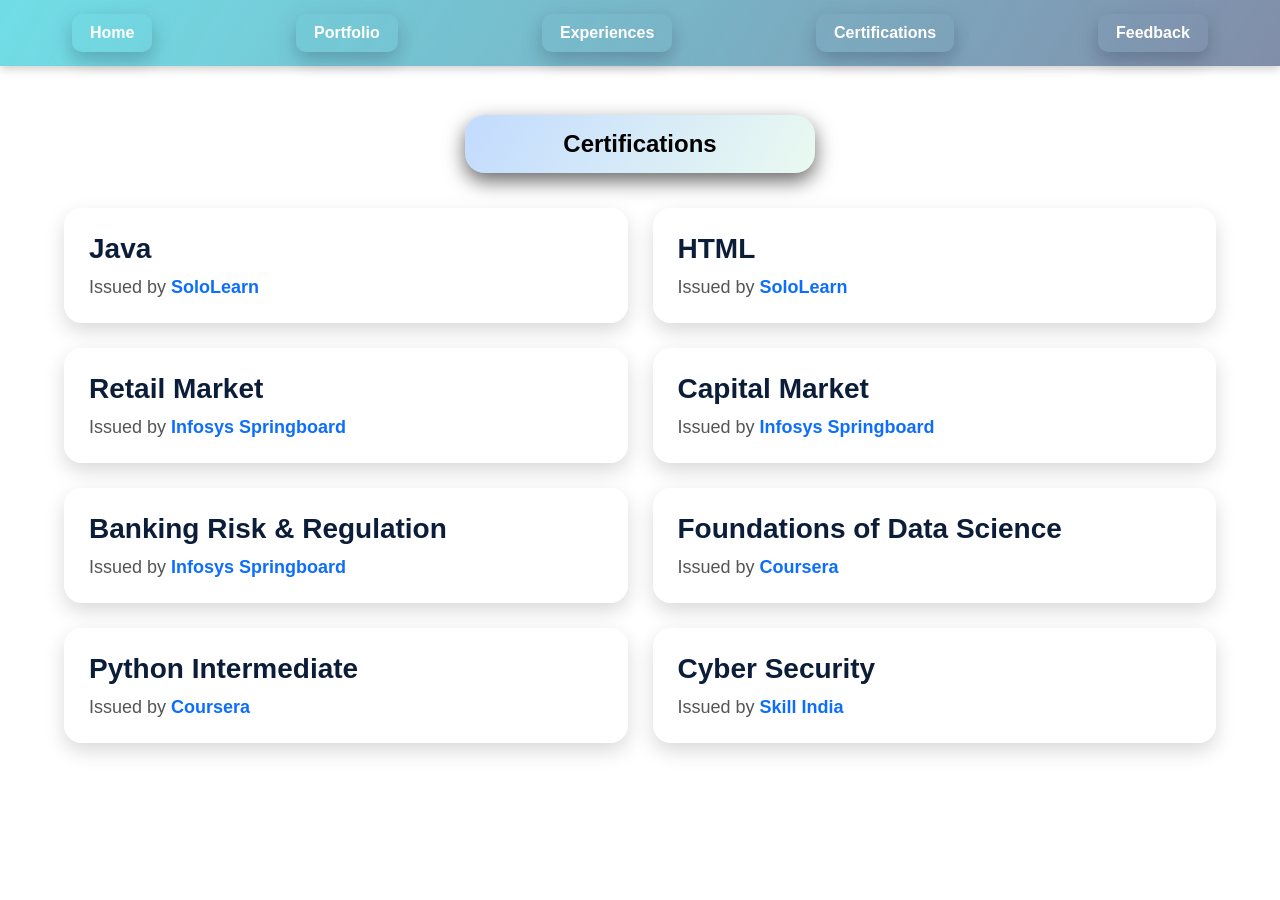
<file: cert.html>
<!DOCTYPE html>
<html lang="en">
<head>
    <meta charset="UTF-8">
    <meta name="viewport" content="width=device-width, initial-scale=1.0">
    <title>Experiences</title>
    <link rel="stylesheet" href="styles.css">
    <style>
        /* Keep content from going under the fixed navbar */
        body {
            padding-top: 90px;
            margin: 0;
        }

    </style>
</head>
<body>

<nav id="navbar">
    <a href="index.html">Home</a>
    <a href="projects.html">Portfolio</a>
    <a href="experiences.html">Experiences</a>
     <a href="cert.html">Certifications</a>
    <a href="feedback.html">Feedback</a>
</nav>


        <section class="certifications">

    <h1 class="cert-heading">Certifications</h1>

    <div class="cert-container">

        <div class="cert-card">
            <h2>Java</h2>
            <p>Issued by <strong>SoloLearn</strong></p>
        </div>

        <div class="cert-card">
            <h2>HTML</h2>
            <p>Issued by <strong>SoloLearn</strong></p>
        </div>

        <div class="cert-card">
            <h2>Retail Market</h2>
            <p>Issued by <strong>Infosys Springboard</strong></p>
        </div>

        <div class="cert-card">
            <h2>Capital Market</h2>
            <p>Issued by <strong>Infosys Springboard</strong></p>
        </div>

        <div class="cert-card">
            <h2>Banking Risk & Regulation</h2>
            <p>Issued by <strong>Infosys Springboard</strong></p>
        </div>

        <div class="cert-card">
            <h2>Foundations of Data Science</h2>
            <p>Issued by <strong>Coursera</strong></p>
        </div>

        <div class="cert-card">
            <h2>Python Intermediate</h2>
            <p>Issued by <strong>Coursera</strong></p>
        </div>

        <div class="cert-card">
            <h2>Cyber Security</h2>
            <p>Issued by <strong>Skill India</strong></p>
        </div>

    </div>

</section>

</body>
</html>
</file>
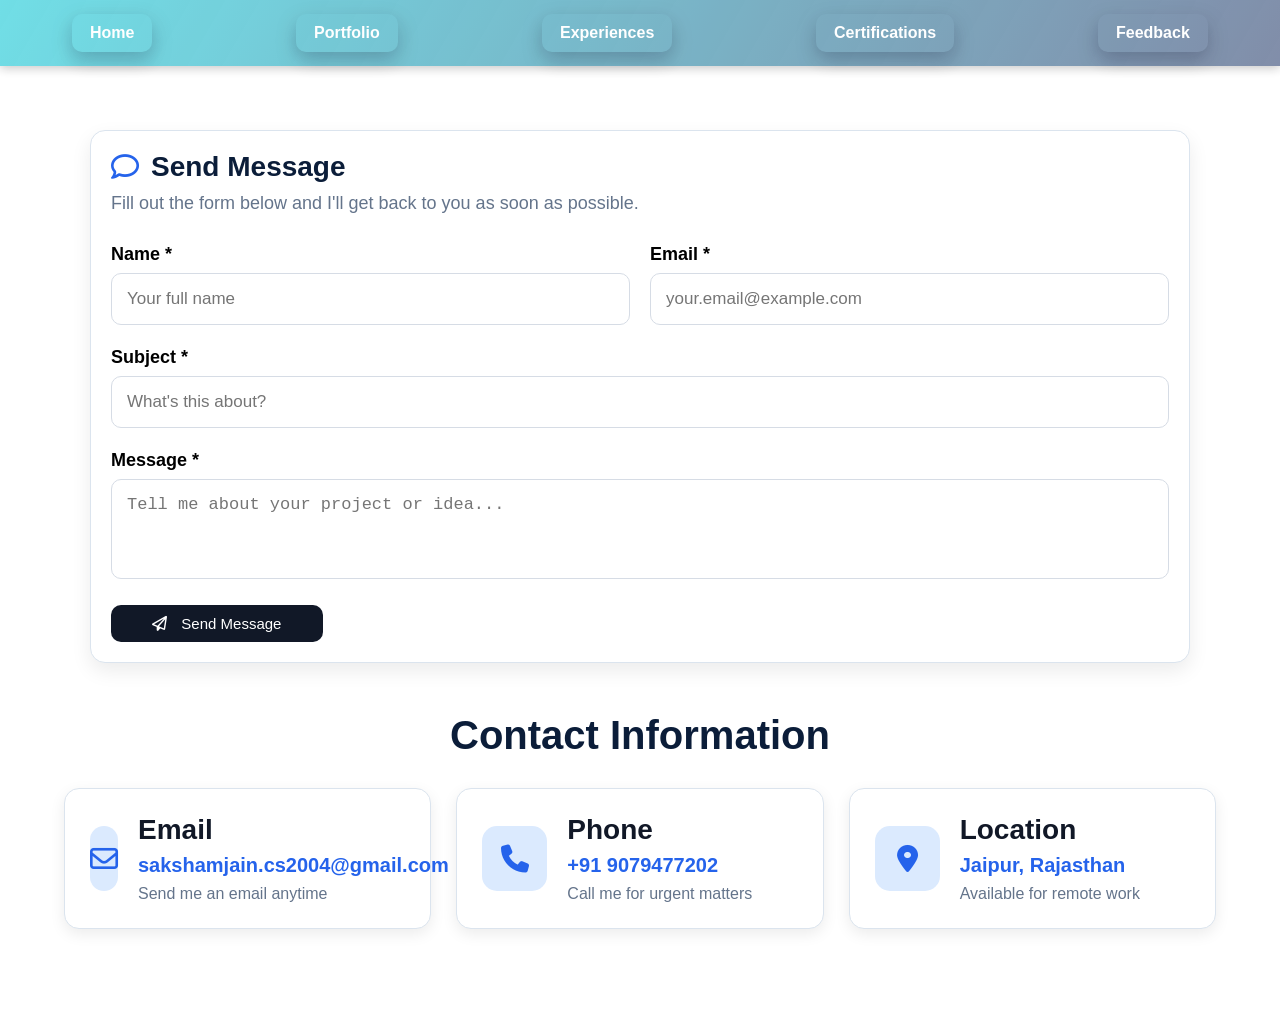
<file: contact.html>
<!DOCTYPE html>
<html lang="en">
<head>
    <meta charset="UTF-8">
    <meta name="viewport" content="width=device-width, initial-scale=1.0">
    <title>contact details</title>
    <link rel="stylesheet" href="styles.css">
    <link rel="stylesheet" href="https://cdnjs.cloudflare.com/ajax/libs/font-awesome/6.7.2/css/all.min.css">
    <style>
        body{
            padding-top: 90px;
        }
    </style>
</head>
<body>

   <nav id="navbar">
        <a href="index.html">Home</a>
        <a href="projects.html">Portfolio</a>
        <a href="experiences.html">Experiences</a>
        <a href="cert.html">Certifications</a>
        <a href="feedback.html">Feedback</a>
    </nav>

<section class="contact">

<div class="contact-form">

    <h2><i class="fa-regular fa-comment"></i>Send Message</h2>

    <p class="form-text">
        Fill out the form below and I'll get back to you as soon as possible.
    </p>

    <form>

        <div class="row">

            <div class="input-box">
                <label>Name *</label>
                <input type="text" placeholder="Your full name">
            </div>

            <div class="input-box">
                <label>Email *</label>
                <input type="email" placeholder="your.email@example.com">
            </div>

        </div>

        <div class="input-box">
            <label>Subject *</label>
            <input type="text" placeholder="What's this about?">
        </div>

        <div class="input-box">
            <label>Message *</label>
            <textarea placeholder="Tell me about your project or idea..."></textarea>
        </div>

        <button type="submit">
            <i class="fa-regular fa-paper-plane"></i>
            Send Message
        </button>

    </form>

</div>

</section>


<section class="contact-info-section">

    <h2 class="contact-heading">Contact Information</h2>

    <div class="contact-cards">

        <!-- Email -->
        <div class="info-card">

            <div class="icon-box">
                <i class="fa-regular fa-envelope"></i>
            </div>

            <div class="info-text">
                <h3>Email</h3>
                <h4>sakshamjain.cs2004@gmail.com</h4>
                <p>Send me an email anytime</p>
            </div>

        </div>

        <!-- Phone -->
        <div class="info-card">

            <div class="icon-box">
                <i class="fa-solid fa-phone"></i>
            </div>

            <div class="info-text">
                <h3>Phone</h3>
                <h4>+91 9079477202</h4>
                <p>Call me for urgent matters</p>
            </div>

        </div>

        <!-- Location -->
        <div class="info-card">

            <div class="icon-box">
                <i class="fa-solid fa-location-dot"></i>
            </div>

            <div class="info-text">
                <h3>Location</h3>
                <h4>Jaipur, Rajasthan</h4>
                <p>Available for remote work</p>
            </div>

        </div>

    </div>

</section>

</body>
</html>
   
</body>
</html>
</file>
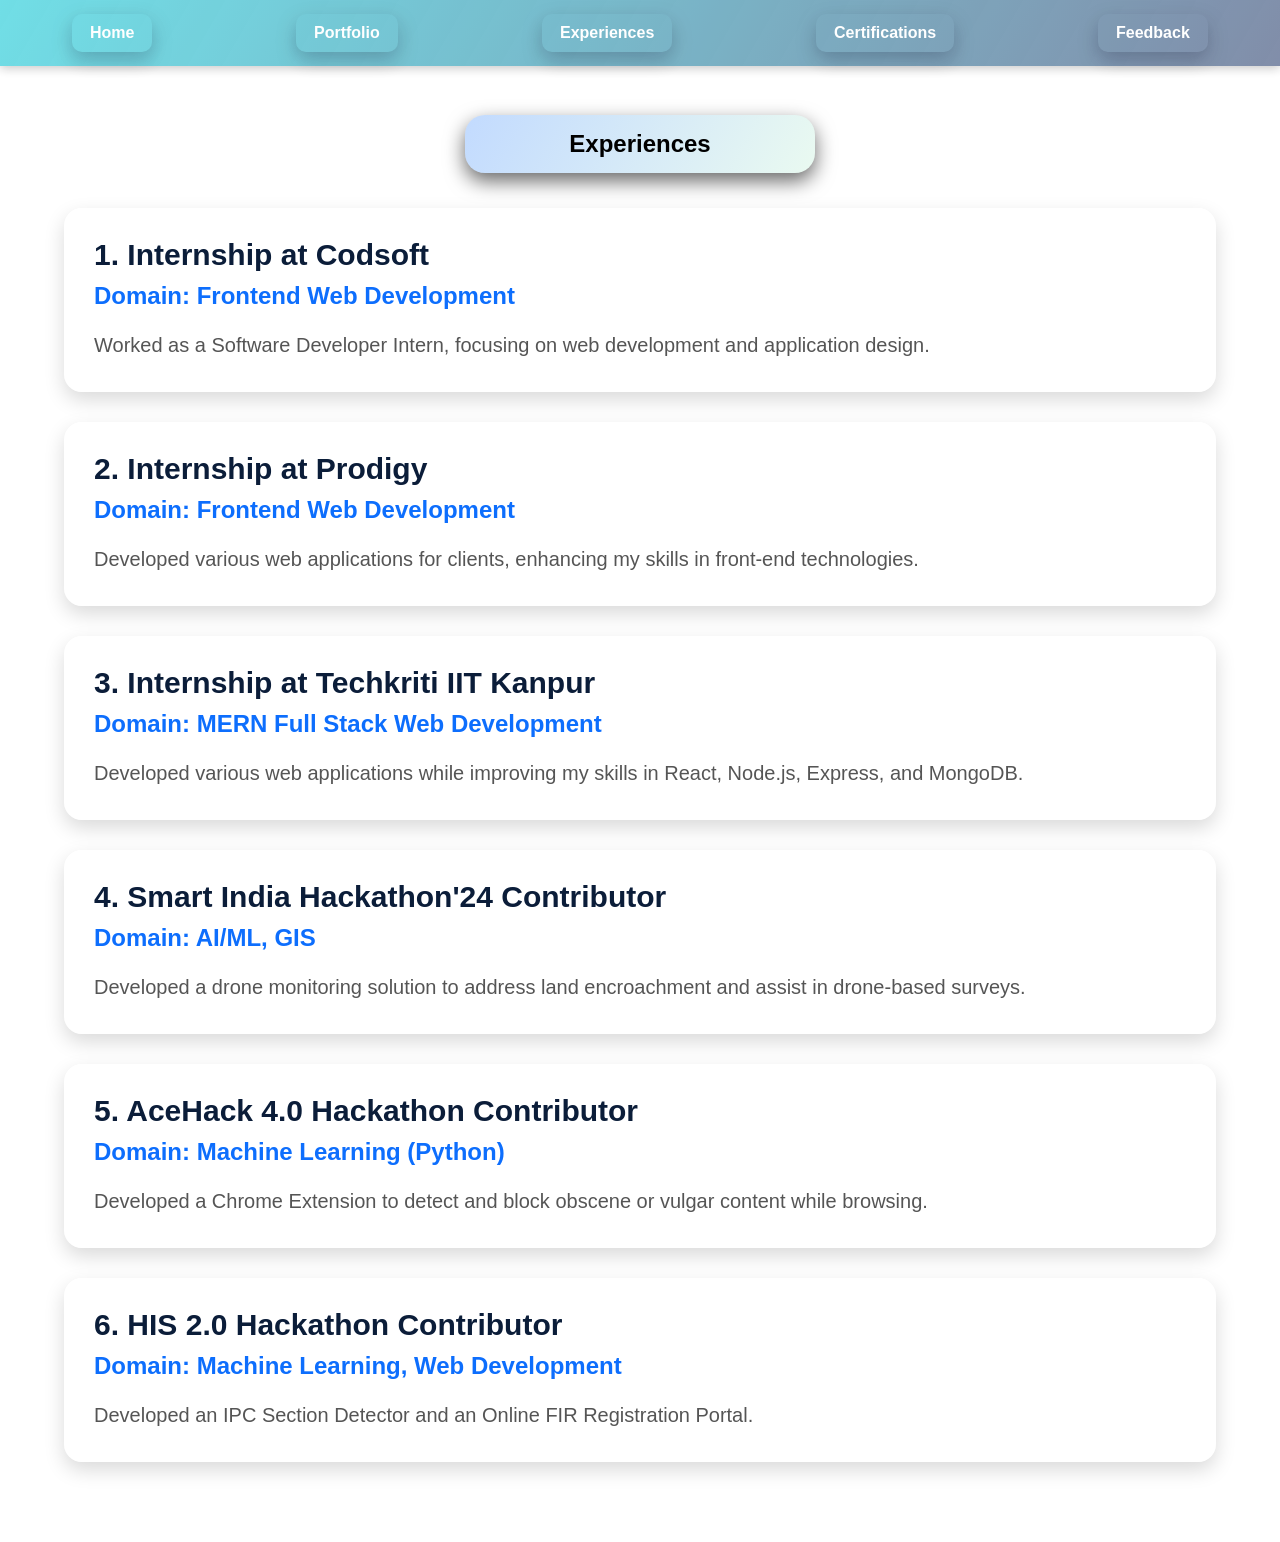
<file: experiences.html>
<!DOCTYPE html>
<html lang="en">
<head>
    <meta charset="UTF-8">
    <meta name="viewport" content="width=device-width, initial-scale=1.0">
    <title>Experiences</title>
    <link rel="stylesheet" href="styles.css">
    <style>
        /* Keep content from going under the fixed navbar */
        body {
            padding-top: 90px;
            margin: 0;
        }

    </style>
</head>
<body>

<nav id="navbar">
    <a href="index.html">Home</a>
    <a href="projects.html">Portfolio</a>
    <a href="experiences.html">Experiences</a>
    <a href="cert.html">Certifications</a>
    <a href="feedback.html">Feedback</a>
</nav>

<section class="experience">

<div class="experience1">
    <h1>Experiences</h1>
</div>

    

    <div class="exp-card">
        <h2>1. Internship at Codsoft</h2>
        <h3>Domain: Frontend Web Development</h3>

        <p>
            Worked as a Software Developer Intern, focusing on web development
            and application design.
        </p>
    </div>

    <div class="exp-card">
        <h2>2. Internship at Prodigy</h2>
        <h3>Domain: Frontend Web Development</h3>

        <p>
            Developed various web applications for clients, enhancing my skills
            in front-end technologies.
        </p>
    </div>

    <div class="exp-card">
        <h2>3. Internship at Techkriti IIT Kanpur</h2>
        <h3>Domain: MERN Full Stack Web Development</h3>

        <p>
            Developed various web applications while improving my skills in
            React, Node.js, Express, and MongoDB.
        </p>
    </div>

    <div class="exp-card">
        <h2>4. Smart India Hackathon'24 Contributor</h2>
        <h3>Domain: AI/ML, GIS</h3>

        <p>
            Developed a drone monitoring solution to address land encroachment
            and assist in drone-based surveys.
        </p>
    </div>

    <div class="exp-card">
        <h2>5. AceHack 4.0 Hackathon Contributor</h2>
        <h3>Domain: Machine Learning (Python)</h3>

        <p>
            Developed a Chrome Extension to detect and block obscene or vulgar
            content while browsing.
        </p>
    </div>

    <div class="exp-card">
        <h2>6. HIS 2.0 Hackathon Contributor</h2>
        <h3>Domain: Machine Learning, Web Development</h3>

        <p>
            Developed an IPC Section Detector and an Online FIR Registration
            Portal.
        </p>
    </div>

</section>

</body>
</html>
</file>
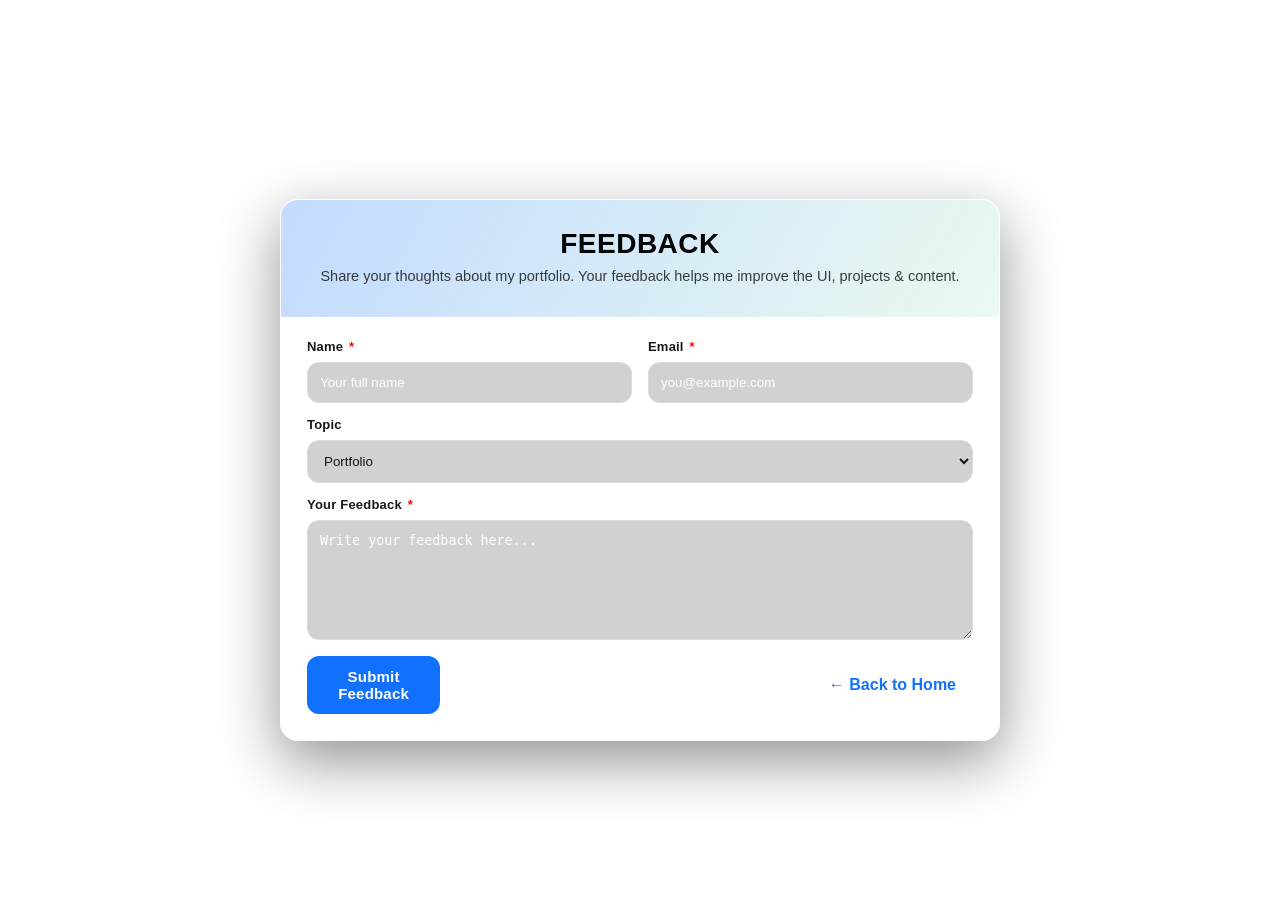
<file: feedback.html>
<!DOCTYPE html>
<html lang="en">
<head>
  <meta charset="UTF-8" />
  <meta name="viewport" content="width=device-width, initial-scale=1.0"/>
  <title>Feedback Form</title>
  <link rel="stylesheet" href="styles.css">
  <style>
    /* Page wrapper to match professional theme */
    body {
      min-height: 100vh;
      display: flex;
      justify-content: center;
      align-items: center;
      padding: 100px 16px 60px; /* leave space for fixed navbar */
      margin: 0;
    }

    .feedback-wrap{
      width: 100%;
      max-width: 720px;
      background: rgba(255, 255, 255, 0.193);
      border: 1px solid rgba(255, 255, 255, 0.093);
      border-radius: 18px;
      box-shadow: 0 20px 60px rgba(0, 0, 0, 0.433);
      backdrop-filter: blur(10px);
      -webkit-backdrop-filter: blur(10px);
      overflow: hidden;
    }

    .feedback-header{
      padding: 28px 26px;
      background: linear-gradient(120deg, rgba(13,110,253,0.25), rgba(46,204,113,0.10));
      border-bottom: 1px solid rgba(255,255,255,0.18);
    }

    .feedback-header h1{
      font-size: 28px;
      letter-spacing: 0.5px;
      color: rgba(0, 0, 0, 0.98);
      text-align: center;
      margin-bottom: 6px;
    }

    .feedback-header p{
      text-align: center;
      color: rgba(0, 0, 0, 0.75);
      line-height: 1.5;
      font-size: 14.5px;
    }

    form{
      padding: 22px 26px 26px;
    }

    .form-grid{
      display: grid;
      grid-template-columns: 1fr 1fr;
      gap: 14px 16px;
    }

    @media (max-width: 640px){
      .form-grid{ grid-template-columns: 1fr; }
      body{ padding-top: 120px; }
    }

    .form-group{
      display: flex;
      flex-direction: column;
      gap: 8px;
    }

    label{
      color: rgba(0, 0, 0, 0.9);
      font-weight: 800;
      font-size: 13px;
      letter-spacing: 0.2px;
    }

    .req{
      color: rgb(255, 0, 0);
      font-weight: 900;
      margin-left: 2px;
    }

    input, textarea, select{
      width: 100%;
      padding: 12px 12px;
      border-radius: 12px;
      border: 1px solid rgba(255,255,255,0.22);
      background: rgba(0, 0, 0, 0.18);
      color: rgba(0, 0, 0, 0.91);
      outline: none;
      transition: border-color 0.2s ease, box-shadow 0.2s ease, background-color 0.2s ease;
    }

    input::placeholder, textarea::placeholder{
      color: rgb(255, 255, 255);
    }

    input:focus, textarea:focus, select:focus{
      border-color: rgba(13,110,253,0.8);
      box-shadow: 0 0 0 4px rgba(13,110,253,0.22);
      background: rgba(0,0,0,0.22);
    }

    textarea{
      min-height: 120px;
      resize: vertical;
    }

    .span-2{
      grid-column: 1 / -1;
    }

    .actions{
      margin-top: 16px;
      display: flex;
      gap: 12px;
      align-items: center;
      justify-content: space-between;
      flex-wrap: wrap;
    }

    .btn-primary{
      border: 0;
      cursor: pointer;
      padding: 12px 18px;
      border-radius: 12px;
      background: rgba(13,110,253,0.98);
      color: white;
      font-weight: 700;
      letter-spacing: 0.2px;
      transition: transform 0.2s ease, background-color 0.2s ease, box-shadow 0.2s ease;
    }

    .btn-primary:hover{
      background: rgba(8,78,194,1);
      transform: translateY(-2px);
      box-shadow: 0 14px 30px rgba(13,110,253,0.25);
    }

    .btn-secondary{
      display: inline-flex;
      align-items: center;
      justify-content: center;
      padding: 12px 16px;
      border-radius: 12px;
      border: 1px solid rgba(255,255,255,0.22);
      text-decoration: none;
      color: rgba(13,110,253,0.98);
      font-weight: 700;
      transition: transform 0.2s ease, background-color 0.2s ease;
    }

    .btn-secondary:hover{
      background: rgba(255,255,255,0.10);
      transform: translateY(-2px);
    }

    .thank-you{
      display: none;
      margin-top: 14px;
      padding: 12px 14px;
      border-radius: 14px;
      background: rgba(183, 205, 236, 0.98);
      border: 1px solid rgba(13,110,253,0.98);
      color: rgba(42, 166, 255, 0.95);
      font-weight: 900;
      text-align: center;
    }

    
  </style>
</head>
<body>

  <div class="feedback-wrap">
    <div class="feedback-header">
      <h1>FEEDBACK</h1>
      <p>
        Share your thoughts about my portfolio. Your feedback helps me improve the UI, projects & content.
      </p>

    </div>

    <form id="feedbackForm">
      <div class="form-grid">
        <div class="form-group">
          <label for="name">Name <span class="req">*</span></label>
          <input type="text" id="name" placeholder="Your full name" required />
        </div>

        <div class="form-group">
          <label for="email">Email <span class="req">*</span></label>
          <input type="email" id="email" placeholder="you@example.com" required />
        </div>

        <div class="form-group span-2">
          <label for="topic">Topic</label>
          <select id="topic">
            <option value="Portfolio">Portfolio</option>
            <option value="Projects">Projects</option>
            <option value="Experiences">Experiences</option>
            <option value="UI/UX">UI/UX</option>
            <option value="Other">Other</option>
          </select>
        </div>

        <div class="form-group span-2">
          <label for="message">Your Feedback <span class="req">*</span></label>
          <textarea id="message" placeholder="Write your feedback here..." required></textarea>
        </div>
      </div>

      <div class="actions">
        <button class="btn-primary" type="submit">Submit Feedback</button>
        <a class="btn-secondary" href="index.html">← Back to Home</a>
      </div>

      <div class="thank-you" id="thankYouMsg">Thank you for your feedback! ✅</div>
    </form>
  </div>

  <script>
    const form = document.getElementById("feedbackForm");
    const thankYouMsg = document.getElementById("thankYouMsg");

    form.addEventListener("submit", function (e) {
      e.preventDefault();

      const name = document.getElementById("name").value.trim();
      const email = document.getElementById("email").value.trim();
      const message = document.getElementById("message").value.trim();

      if (name && email && message) {
        form.reset();
        thankYouMsg.style.display = "block";

        setTimeout(() => {
          thankYouMsg.style.display = "none";
        }, 3000);
      } else {
        alert("Please fill out all required fields.");
      }
    });
  </script>

</body>
</html>
</file>
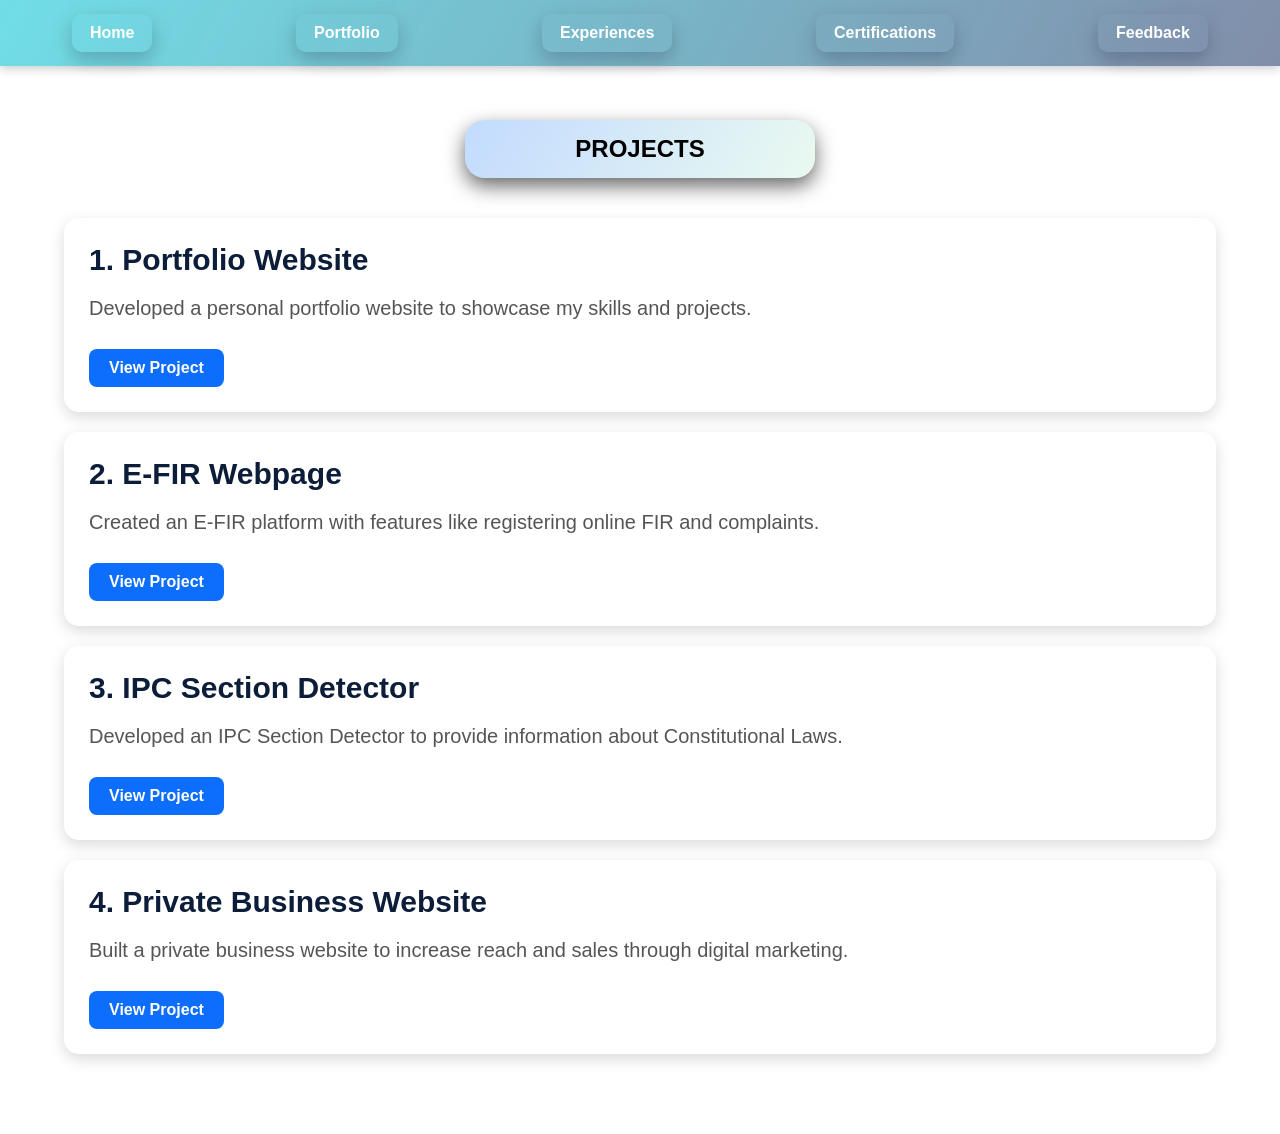
<file: projects.html>
<!DOCTYPE html>
<html lang="en">
<head>
    <meta charset="UTF-8">
    <meta name="viewport" content="width=device-width, initial-scale=1.0">
    <title>portfolio</title>
    <link rel="stylesheet" href="styles.css">
    <style>
        body {
            padding-top: 90px;
            margin: 0;
        }
    </style>

</head>
<body>

<nav id="navbar">
    <a href="index.html">Home</a>
    <a href="projects.html">Portfolio</a>
    <a href="experiences.html">Experiences</a>
    <a href="cert.html">Certifications</a>
    <a href="feedback.html">Feedback</a>
</nav>

    <section class="portfolio">
    
<div class="heading">
    <h1>PROJECTS</h1>
</div>

    <div class="container">

        <div class="card">
            <h2>1. Portfolio Website</h2>
            <p>
                Developed a personal portfolio website to showcase my skills
                and projects.
            </p>

            <a href="https://github.com/sakshamjain011">View Project</a>
        </div>

        <div class="card">
            <h2>2. E-FIR Webpage</h2>
            <p>
                Created an E-FIR platform with features like registering
                online FIR and complaints.
            </p>

            <a href="https://github.com/sakshamjain011">View Project</a>
        </div>

        <div class="card">
            <h2>3. IPC Section Detector</h2>
            <p>
                Developed an IPC Section Detector to provide information
                about Constitutional Laws.
            </p>

            <a href="https://github.com/sakshamjain011">View Project</a>
        </div>

        <div class="card">
            <h2>4. Private Business Website</h2>
            <p>
                Built a private business website to increase reach and sales
                through digital marketing.
            </p>

            <a href="https://github.com/sakshamjain011">View Project</a>
        </div>

    </div>

</section>
</body>
</html>
</file>
<file: styles.css>
*{
    margin: 0;
    padding: 0;
    box-sizing: border-box;
}

html{
    scroll-behavior: smooth;
}

body{
    margin: 0;
    padding: 0;
}


body {
        margin: 0;
        font-family: Arial, sans-serif;
        background-image: url('https://static.vecteezy.com/system/resources/thumbnails/002/097/943/small/creative-minimal-geometric-with-dynamic-shapes-technology-abstract-background-wallpaper-free-vector.jpg');
        background-size: cover;
        background-repeat: no-repeat;
        background-position: center;
        background-attachment: fixed;
    }

    .content{
    /* min-height:100vh; */
    display:flex;
    align-items:center;
    padding:0;
    margin-top: 90px;
}

.hero-section{

    width:100%;
    display:flex;
    justify-content:space-between;
    align-items:center;

    padding:70px 10% 40px;
}

.hero-left{

    width:55%;
}

.hero-left h1{

    font-size:60px;
    margin-bottom:10px;
    color:#111;
    margin:0;
}

.hero-left h2{

    font-size:72px;
    color:#2F5BEA;
    margin-bottom:20px;
    margin:0;
}

.hero-text{

    font-size:28px;
    font-weight:600;
    margin-bottom:20px;
}

.hero-desc{

    font-size:20px;
    line-height:35px;
    color:#555;
    width:90%;
}

.hero-buttons{

    margin-top:40px;
}

.btn-primary{

    display:inline-block;
    text-decoration:none;

    background:#2F5BEA;
    color:white;

    padding:15px 35px;

    border-radius:8px;

    margin-right:20px;

    transition:.3s;
}

.btn-primary:hover{

    background:#1c44c9;
}

.btn-secondary{

    display:inline-block;
    text-decoration:none;

    color:#111;

    border:2px solid #2F5BEA;

    padding:15px 35px;

    border-radius:8px;

    transition:.3s;
}

.btn-secondary:hover{

    background:#2F5BEA;
    color:white;
}

.social-links{

    margin-top:50px;
}

.social-links a{
    text-decoration:solid;
    font-size:20px;
    color:#111;
    margin-right:30px;
    font-weight:600;
}

.hero-right{
    width:40%;
    display:flex;
    justify-content:center;
}

.hero-right img{
    width:400px;
    height:400px;
    object-fit:cover;
    border-radius:50%;
    border:8px solid rgba(22, 1, 1, 0.384);
    box-shadow:0 0 50px rgba(0,0,0,.15);
}






.footer{
    width:100%;
    padding:35px 20px;
    background:transparent;
    display:flex;
    flex-direction:column;
    align-items:center;
    justify-content:center;
    gap:20px;
    border-top:1px solid rgba(0,0,0,0.08);
}

.copyright{
    font-size:22px;
    color:#374151;
}

.footer-info{
    display:flex;
    justify-content:center;
    align-items:center;
    gap:40px;
    flex-wrap:wrap;
}

.info-item{
    display:flex;
    align-items:center;
    gap:10px;
    font-size:22px;
    color:#111827;
}

.info-item i{
    color:#1f2937;
    font-size:22px;
}










.education{
    width:80%;
    margin:40px auto;
    margin-top: 70px;
}

.edu-heading{
    margin-bottom:30px; 
    text-align: center;
    font-size: 40px;
}

.edu-card{
    width:90%;
    margin:auto;
    margin-bottom: 15px;

    display:flex;
    justify-content:space-between;
    align-items:flex-start;

    background:#ffffff6a;
    border:1px solid #d9d9d9;
    border-left:5px solid #22c55e;

    border-radius:12px;
    padding:22px 28px;

    box-shadow:0 5px 15px rgba(0,0,0,.08);
    transition:.3s;
}

.edu-left{
    width:72%;
}

.edu-left h2{
    font-size:25px;
    margin-bottom:8px;
    color:#0b1d39;
}

.college{
    font-size:22px;
    color:#000000;
    margin-bottom:20px;
    font-family: Arial, Helvetica, sans-serif;
}

.edu-left ul{
    padding-left:20px;
}

.edu-left li{
    font-size:18px;
    color:#475569;
    line-height:1.6;
}

.edu-right{
    width:22%;
    text-align:left;
}

.edu-right p{
    font-size:18px;
    color:#475569;
    margin-bottom:10px;
}

.edu-right h3{
    font-size:20px;
    color:#0b1d39;
}






.highlights{

    width:85%;
    margin:100px auto;
}

.section-title{

    text-align:center;
    font-size:42px;
    color:#0b1d39;

    margin-bottom:50px;
}

.highlight-container{

    display:grid;

    grid-template-columns:repeat(auto-fit,minmax(410px,1fr));

    gap:30px;
}

.highlight-card{

    background:rgba(255, 255, 255, 0.275);

    padding:30px;

    border-radius:18px;

    border:1px solid rgba(0,0,0,.08);

    box-shadow:0 10px 25px rgba(0,0,0,.08);

    transition:.3s;
}

.highlight-card:hover{

    transform:translateY(-8px);

    box-shadow:0 15px 35px rgba(0,0,0,.15);
}

.highlight-card h3{

    font-size:30px;

    color:#2F5BEA;

    margin-bottom:20px;
}

.highlight-card p{

    font-size:19px;

    color:#555;

    line-height:32px;
}
h3 i{
    color:#2563eb;
    margin-right:12px;
    font-size:28px;
}




    /* Navigation Bar */
    nav {
        position: fixed;
        top: 0;
        width: 100%;
        z-index: 1000;

        display: flex;
        justify-content: space-around;
        align-items: center;
        padding: 14px 0;

        /* Gradient that matches the blue/green theme used in headings/cards (darker/professional) */
        background: linear-gradient(120deg, rgba(47, 207, 219, 0.75), rgba(27, 49, 100, 0.6));
        box-shadow: 0 2px 10px rgba(0,0,0,0.25);

        /* Fade functionality */
        opacity: 0.92;
        transition: opacity 0.4s ease, background 1s ease, box-shadow 0.3s ease;

        backdrop-filter: blur(8px);
        -webkit-backdrop-filter: blur(8px);
    }

    nav.scrolled {
        /* Slightly darker + stronger shadow when scrolled */
        opacity: 1;
        background: linear-gradient(120deg, rgba(35, 149, 159, 0.75), rgba(87, 134, 243, 0.6));
        box-shadow: 0 6px 18px rgba(0,0,0,0.35);
    }

    nav a {
        color: #ffffff;
        font-weight: 600;
        text-decoration: none;

        padding: 10px 18px;
        border-radius: 10px;
        box-shadow: 0 8px 20px rgba(1, 5, 33, 0.25);
        transition: transform 0.2s ease, color 0.25s ease, background-color 0.25s ease, box-shadow 0.25s ease;

        /* Make hover animations feel smoother */
        will-change: transform;
    }

    nav a:hover {
        background: rgba(0,0,0,0.18);
        color: #eaf2ff;
        transform: translateY(-2px);
        box-shadow: 0 8px 20px rgba(0,0,0,0.25);
    }

    nav a:focus-visible {
        outline: 2px solid rgba(255,255,255,0.85);
        outline-offset: 2px;
    }
    


    /* .content {
        padding: 20px;
        height: 1450px; /* Just to enable scrolling */
        /* background: linear-gradient(to bottom, #f0f0f0, #ccc); */
    } */


    *{
    margin:0;
    padding:0;
    box-sizing:border-box;
    font-family:Arial, Helvetica, sans-serif;
}


.portfolio{
    width:90%;
    margin:auto;
    padding:0;
    padding-bottom: 80px;
}

.heading{
    display: flex;
    justify-content: center;
    margin: 30px 0;
}

.heading h1{
    margin: 0 auto;
    margin-bottom: 10px;
    width: 350px;
    text-align: center;
    padding: 15px;
    border-radius: 20px;
    box-shadow: 0 8px 20px rgba(0, 0, 0, 0.597);
    background: linear-gradient(120deg, rgba(13,110,253,0.25), rgba(46,204,113,0.10));
}

.container{
    display:flex;
    flex-wrap:wrap;
    justify-content:center;
    gap:20px;
}

.card{
    width:1400px;
    background:#ffffff74;
    border-radius:15px;
    padding:25px;
    box-shadow:0 5px 15px rgba(0,0,0,0.15);
    transition:0.3s;
}

.card:hover{
    transform:translateY(-8px);
}

.card h2{
    font-size:30px;
    margin-bottom:15px;
    color:#0b1d39;
}

.card p{
    font-size: 20px;
    color:#555;
    line-height:1.6;
    margin-bottom:25px;
}

.card a{
    display:inline-block;
    text-decoration:none;
    background:#0d6efd;
    color:white;
    padding:10px 20px;
    border-radius:8px;
    font-weight:bold;
}

.card a:hover{
    background:#084ec2;
}







.experience{
    width:90%;
    margin:auto;
    padding:25px 0;
    padding-bottom: 50px;
}

.experience1 h1{
    margin: 0 auto;
    margin-bottom: 35px;

    width: 350px;
    text-align: center;
    padding: 15px;
    border-radius: 20px;
    box-shadow: 0 8px 20px rgba(0, 0, 0, 0.595);
    background: linear-gradient(120deg, rgba(13,110,253,0.25), rgba(46,204,113,0.10));
}

.exp-heading{
    text-align:center;
    font-size:45px;
    margin-bottom:50px;
}

.exp-card{
    background:#ffffff74;
    border-radius:18px;
    padding:30px;
    margin-bottom:30px;
    box-shadow:0 8px 20px rgba(0,0,0,0.15);
    transition:0.3s ease;
}

.exp-card:hover{
    transform:translateY(-8px);
}

.exp-card h2{
    color:#0b1d39;
    font-size:30px;
    margin-bottom:10px;
}

.exp-card h3{
    color:#0d6efd;
    font-size:24px;
    margin-bottom:18px;
    font-weight:600;
}

.exp-card p{
    color:#555;
    font-size:20px;
    line-height:1.7;
}

.certifications{
    width:90%;
    margin:auto;
    padding:25px 0;
    padding-bottom: 80px;
}

.cert-heading{
    margin: 0 auto;
    margin-bottom: 35px;
    width: 350px;
    text-align: center;
    padding: 15px;
    border-radius: 20px;
    box-shadow: 0 8px 20px rgba(0, 0, 0, 0.592);
    background: linear-gradient(120deg, rgba(13,110,253,0.25), rgba(46,204,113,0.10));
}

.cert-container{
    display:grid;
    grid-template-columns:repeat(auto-fit,minmax(450px,1fr));
    gap:25px;
}

.cert-card{
    background:#ffffff74;
    padding:25px;
    border-radius:18px;
    box-shadow:0 8px 20px rgba(0,0,0,0.15);
    transition:0.3s;
}

.cert-card:hover{
    transform:translateY(-8px);
}

.cert-card h2{
    color:#0b1d39;
    font-size:28px;
    margin-bottom:12px;
}

.cert-card p{
    color:#555;
    font-size:18px;
}

.cert-card strong{
    color:#0d6efd;
}










.contact-form{
    width:1100px;
    margin:40px auto;
    background:#fff;
    padding:20px;
    border-radius:15px;
    border:1px solid #dbe4ee;
    box-shadow:0 8px 20px rgba(0,0,0,.08);
}

.contact-form h2{
    font-size:28px;
    color:#0b1d39;
    display:flex;
    align-items:center;
    gap:12px;
    margin-bottom:10px;
}

.contact-form h2 i{
    color:#2563eb;
}

.form-text{
    font-size:18px;
    color:#64748b;
    margin-bottom:30px;
}

.row{
    display:flex;
    gap:20px;
}

.input-box{
    width:100%;
    margin-bottom:22px;
}

.input-box label{
    display:block;
    margin-bottom:8px;
    font-size:18px;
    font-weight:600;
}

.input-box input,
.input-box textarea{
    width:100%;
    padding:15px;
    border:1px solid #d6dce5;
    border-radius:10px;
    font-size:17px;
    outline:none;
}

.input-box input:focus,
.input-box textarea:focus{
    border-color:#2563eb;
}

.input-box textarea{
    height:100px;
    resize:none;
}

button{
    width:20%;
    padding:10px;
    background:#111827;
    color:#fff;
    border:none;
    border-radius:10px;
    font-size:15px;
    font-weight:400;
    cursor:pointer;
    transition:.3s;
}

button:hover{
    background:#00000055;
}

button i{
    margin-right:10px;
}




.contact-info-section{

    width:90%;
    margin:50px auto;
}

.contact-heading{

    font-size:40px;
    color:#0b1d39;
    margin-bottom:30px;
    text-align: center;
}

.contact-cards{

    display:flex;
    justify-content:space-between;
    gap:25px;
    flex-wrap:wrap;
}

.info-card{

    flex:1;
    min-width:300px;

    display:flex;
    align-items:center;
    gap:20px;

    background:#fff;
    border:1px solid #dbe4ee;
    border-radius:15px;

    padding:25px;

    box-shadow:0 5px 15px rgba(0,0,0,.08);

    transition:.3s;
    margin-bottom: 40px;
}

.info-card:hover{

    transform:translateY(-5px);
}

.icon-box{

    width:65px;
    height:65px;

    background:#dbeafe;

    border-radius:15px;

    display:flex;
    justify-content:center;
    align-items:center;
}

.icon-box i{

    font-size:28px;
    color:#2563eb;
}

.info-text h3{

    font-size:28px;
    margin-bottom:8px;
    color:#111827;
}

.info-text h4{

    font-size:20px;
    color:#2563eb;
    margin-bottom:8px;
}

.info-text p{

    font-size:16px;
    color:#64748b;
}
</file>
